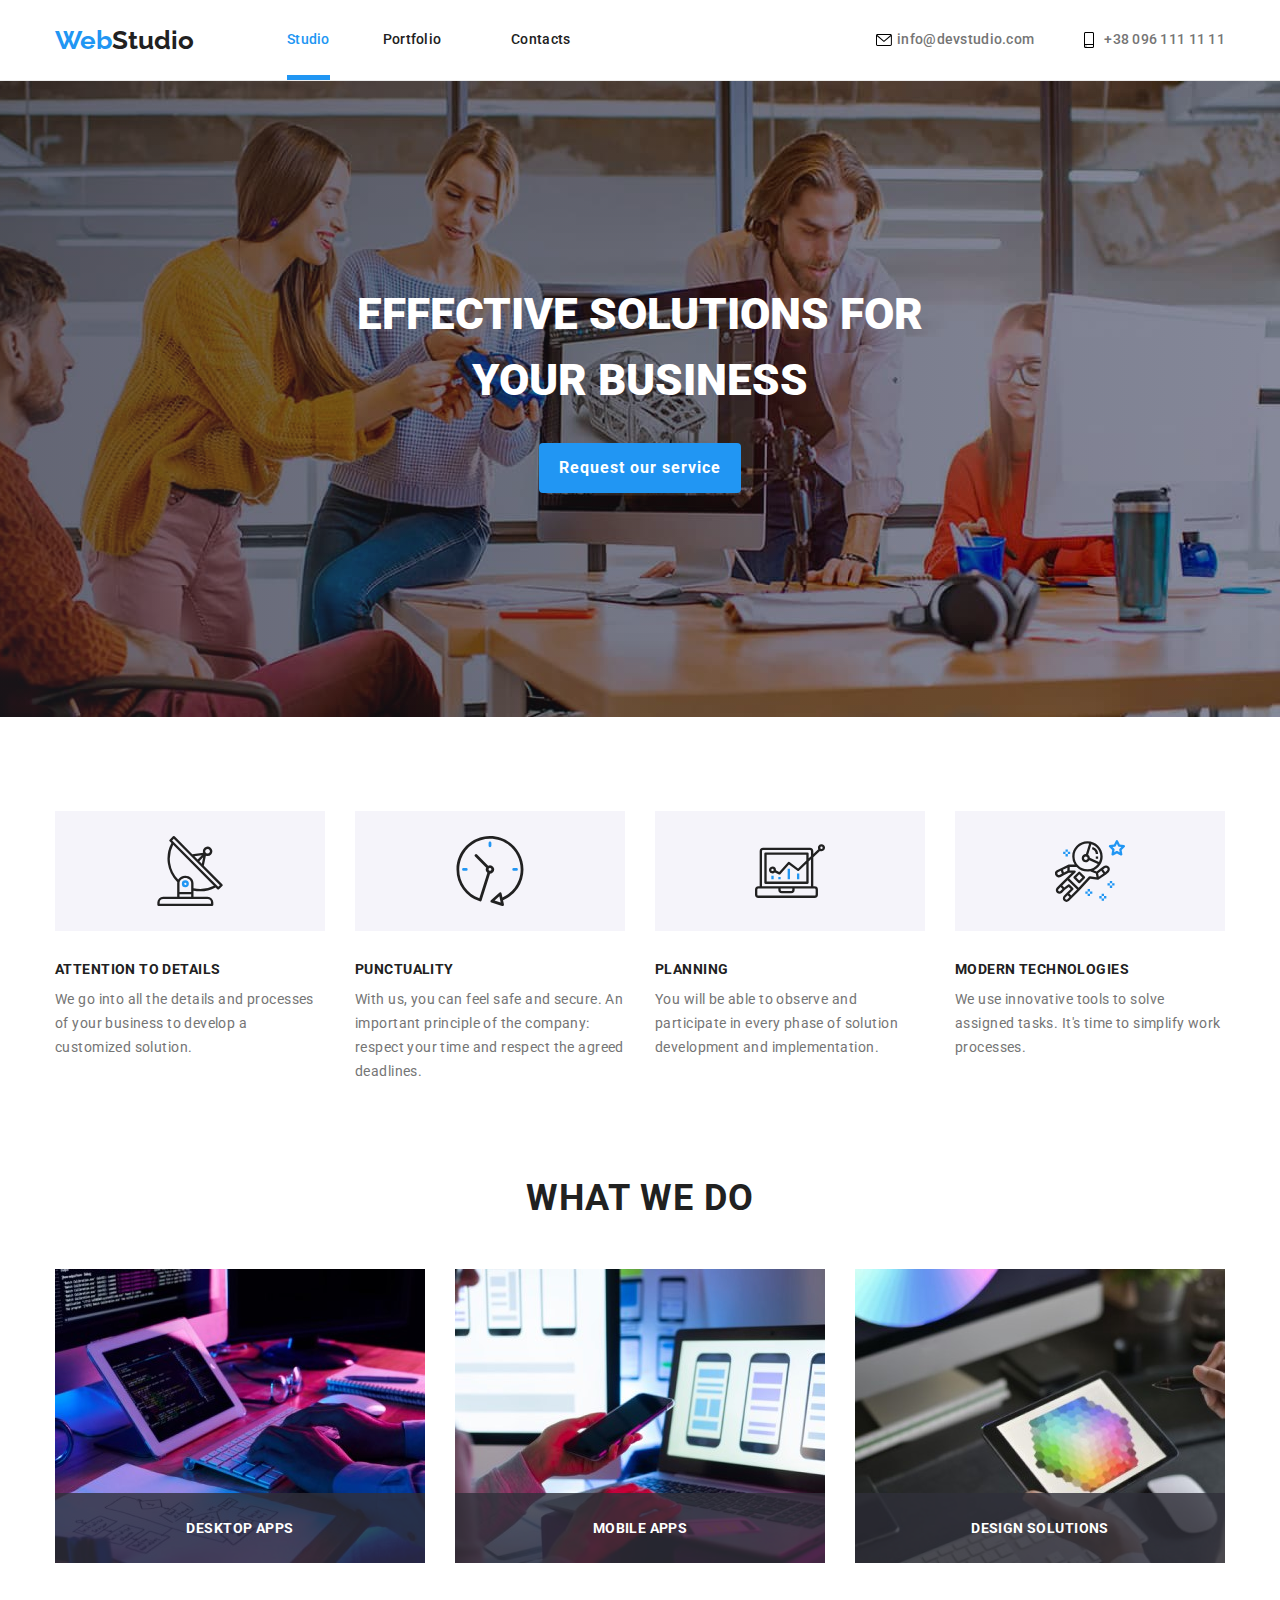
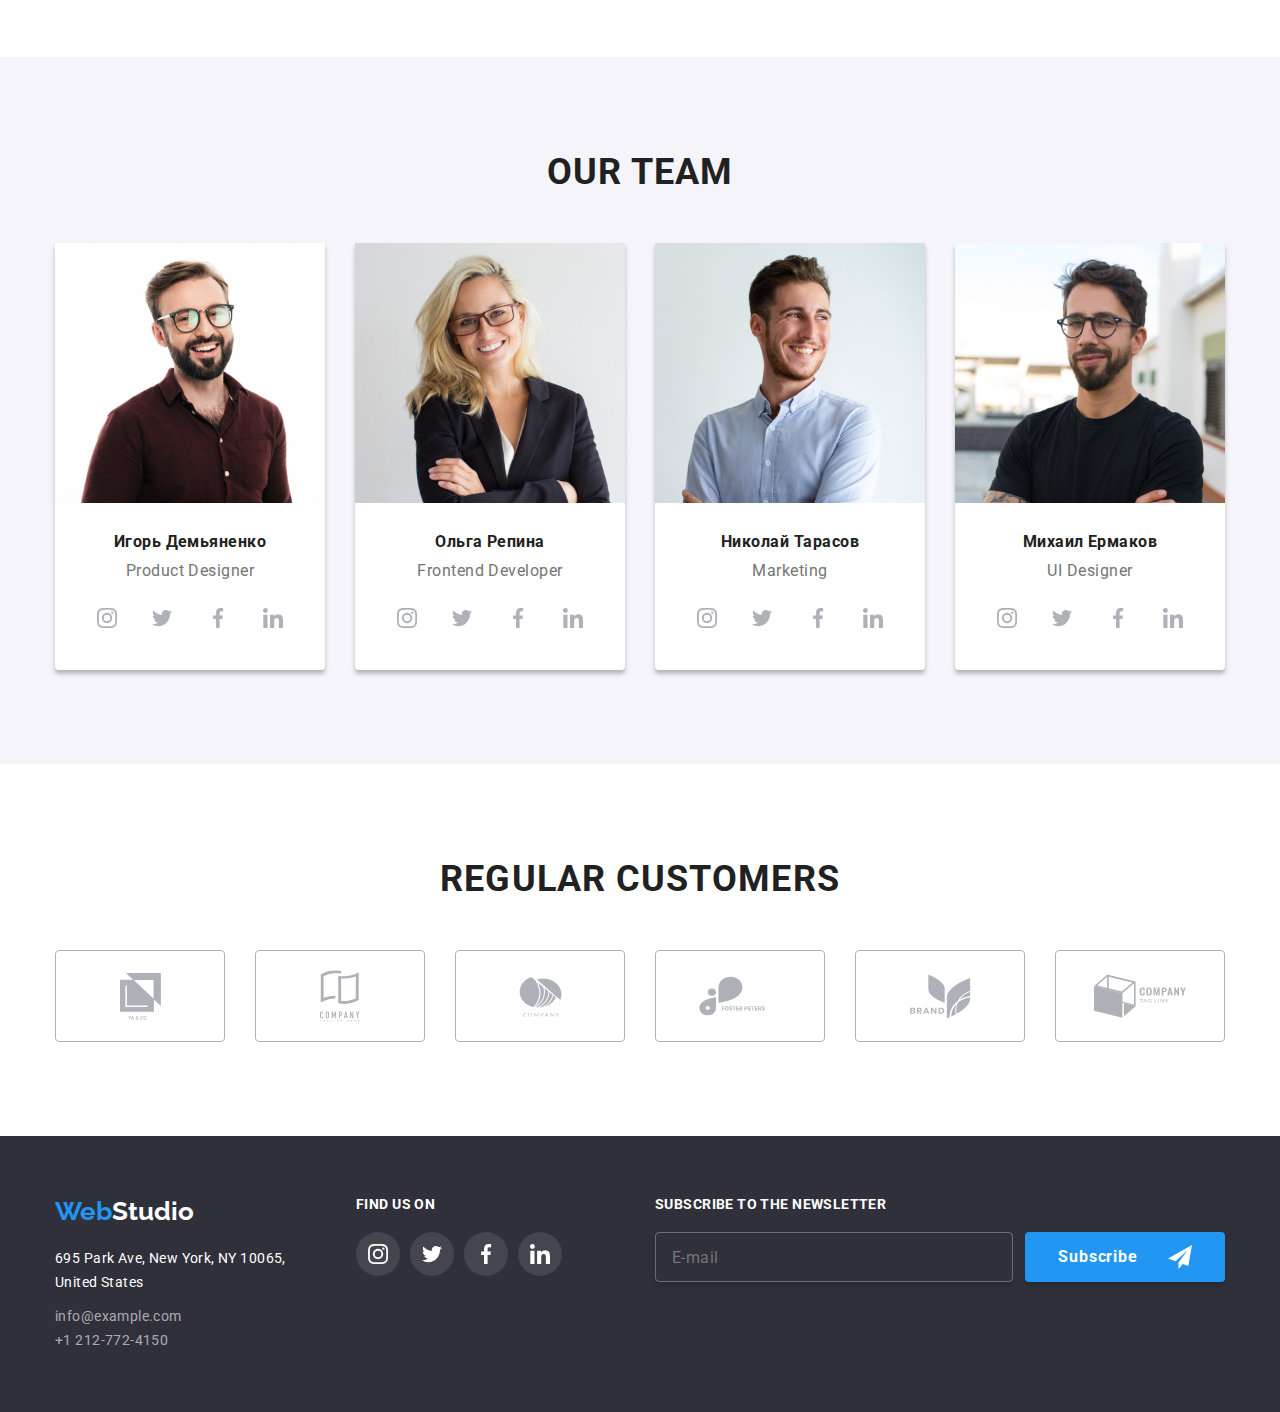
<file: index.html>
<!DOCTYPE html>
<html lang="en">
  <head>
    <meta charset="utf-8" />
    <meta http-equiv="x-ua-compatible" content="ie=edge" />
    <meta name="viewport" content="width=device-width, initial-scale=1.0" />
    <!--Fonts-->
    <link rel="preconnect" href="https://fonts.googleapis.com">
    <link rel="preconnect" href="https://fonts.gstatic.com" crossorigin>
    <link href="https://fonts.googleapis.com/css2?family=Raleway:wght@700&family=Roboto:wght@400;500;700;900&display=swap" rel="stylesheet">
    <!-- Normalizer first -->
    <link
    rel="stylesheet"
    href="https://cdnjs.cloudflare.com/ajax/libs/modern-normalize/1.0.0/modern-normalize.min.css"
    />
    <!--Styles-->
    <link rel="stylesheet" href="./css/styles.css">
    <title>homework#3</title>
  </head>
  <body class="page">
    <!--Верхня лінія-->
    
    <header class="header">
      <div class="container main-nav">
        <a class="webstudio nav-link link" href="WebStudio">Web<span class="accent">Studio</span></a> 
      <!--Навігація-->
      
        <nav class="nav">
        <ul class="site-nav list">
          <li class="studio"><a href="./index.html" class="nav-link link current">Studio</a></li>
          <li class="portfolio"><a href="./portfolio.html" class="nav-link link">Portfolio</a></li>
          <li class="cont"><a href="" class="nav-link link">Contacts</a></li>
        </ul>
      </nav>
     
      <!--Адреса-->
      <ul class="contacts list">
        <li class="item-mail">
          <a href="mailto:info@devstudio.com" class="contact-link link">        
          <svg class="button-icon-envelope" width="16" height="12">
            <use href="./images/symbol-defs.svg#icon-envelope"></use>
          </svg>
          info@devstudio.com
        </a>
          </li>
        <li class="item-tele">
          <a href="tel:+380961111111" class="contact-link link">
          <svg class="button-icon-smartphone" width="10" height="16">
            <use href="./images/symbol-defs.svg#icon-smartphone"></use>
          </svg>
          +38 096 111 11 11
        </a>
        </li>
      </ul>      
      </div>
    </header>    
    <main>
      <!--Шапка-->
      <section class="hat">
       <div class="container">
         <h1 class="hat-title">effective solutions for your business</h1>
        <button data-modal-open type="button" class="request">Request our service</button>
        <div class="backdrop is-hidden" data-modal>
         
          <div class="modal">

            <form name="registr-form" class="form" autocomplete="on">
              <strong class="form-head">Leave your information and we'll call you back</strong>
              
                <div class="form-group" role="group">
                  <label class="form-item">
                  <span class="form-label">Name</span>
                  <input type="text" class="form-input" name="name" 
                placeholder=" " />
                <svg class="form-icon" width="18" height="18">
                  <use href="./images/symbol-defs.svg#icon-person-black-18dp-1"></use>
                </svg>                            
                </label>             

              <label class="form-item">
                <span class="form-label">Telephone</span>
                <input type="tel" class="form-input"
                name="tel" placeholder=" " />
                <svg class="form-icon" width="18" height="18">
                  <use href="./images/symbol-defs.svg#icon-phone-black-18dp-1"></use>
                </svg>              
              </label>               
              

              <label class="form-item">
                <span class="form-label">E-mail</span> 
               <input type="email" class="form-input"
                name="email" placeholder=" "  />
                <svg class="form-icon" width="18" height="18">
                  <use href="./images/symbol-defs.svg#icon-email-black-18dp-1"></use>
                </svg>                             
              </label>    

              <label class="form-item">
                <span class="form-label">Comments</span> 
                <textarea name="comment" rows="5" class="form-message"
              placeholder = "Enter the text"></textarea>                                       
              </label>
                </div>
                
              <label class="form-agreement">
                <input class="form-checkbox visually-hidden"   type="checkbox" id="usercheckbox"/>
                <svg class="form-icons" width="20" height="20">
                 <use class="icon-checked" href="./images/symbol-defs.svg#icon-icon-checked"></use>
                 <use class="icon-unchecked" href="./images/symbol-defs.svg#icon-Unchecked"></use>
                 </svg>                 
                <span class="form-desc">                
                I agree with the newsletter and accept the <a class="form-link" href="" target="_blank">Terms and Conditions</a> 
              </span></label>                          

              <button type="submit" class="form-btn">Send</button>

            </form>
                        
            <button class="modal-btn" type="button" data-modal-close >
              <svg width="12" height="12" >
                <use href="./images/symbol-defs.svg#icon-Vector"></use>
               </svg> 
            </button>
          </div>
        </div>
       </div>
      </section>
      <!--Особливості-->
      <section class="section">
        <div class="container">
          <h2 class="team-title visually-hidden">Features</h2>
        <ul class="features list">
          <li class="features-item">
            <div class="features-icon">
              <svg class="button-icon" width="70" height="70">
            <use href="./images/symbol-defs.svg#icon-antenna-1" ></use>
          </svg>
            </div>            
            <h3 class="title-features">attention to details</h3>
            <p>
              We go into all the details and processes of your business to develop a customized
              solution.
            </p>
          </li>
          <li class="features-item">
            <div class="features-icon">
              <svg class="button-icon" width="70" height="70">
            <use href="./images/symbol-defs.svg#icon-clock-1" ></use>
          </svg>
            </div>            
            <h3 class="title-features">punctuality</h3>
            <p>
              With us, you can feel safe and secure. An important principle of the company: respect
              your time and respect the agreed deadlines.
            </p>
          </li>
          <li class="features-item">
            <div class="features-icon">
              <svg class="button-icon" width="70" height="70">
            <use href="./images/symbol-defs.svg#icon-diagram-1" ></use>
            </svg>
            </div>           
            <h3 class="title-features">planning</h3>
            <p>
              You will be able to observe and participate in every phase of solution development and
              implementation.
            </p>
          </li>
          <li class="features-item">
            <div class="features-icon">
              <svg class="button-icon" width="70" height="70">
            <use href="./images/symbol-defs.svg#icon-astronaut-1" ></use>
            </svg>
            </div>            
            <h3 class="title-features">modern technologies</h3>
            <p>
              We use innovative tools to solve assigned tasks. It's time to simplify work processes.
            </p>
          </li>
        </ul>
        </div>
      </section>

      <!--Чим ми займаємось-->
      <section class="do-section">
        <div class="container">
          <h2 class="do-title">What we do</h2>
        <ul class="do list">
          <li class="do-item">
            <div class="do-products">
              <img src="./images/img1.jpg" width="370" alt="soft development"/>
            <div class="product-name">
            <p class="product-title">
              desktop apps
            </p>
            </div>
            </div>
          </li>
          <li class="do-item">
            <div class="do-products">
              <img src="./images/img2.jpg" width="370" alt="mobile soft testing"/>
            
            <div class="product-name">
            <p class="product-title">
              mobile apps
            </p>
          </div>
          </div>
          </li>
          <li class="do-item">
            <div class="do-products">
              <img src="./images/img3.jpg" width="370" alt="working with color palette"/>
            
          <div class="product-name">
            <p class="product-title">
              design solutions
            </p>
          </div>
          </div>
        </li>
        </ul>
        </div>
      </section>

      <!--Команда-->
      <section class="team-section">
        <div class="container">
          <h2 class="team-title">our team</h2>
        <ul class="team">
          <li class="item-team list">
            <img src="./images/img4.jpg" alt="Игорь Демьяненко Product Designer"/>
            <div class="card-foot">
              <h3 class="title">Игорь Демьяненко</h3>
            <p class="prof">Product Designer</p> 
            <ul class="socialmedia list">              
              <li>                
                  <a href="#" target="_blank" class=" icon link"> 
                  <svg class="icon-bt" width="20" height="20">
                <use href="./images/symbol-defs.svg#icon-instagram-2" ></use>
                </svg></a>
                             
                               
              </li>
              <li>
              <a href="#" target="_blank" class="icon link" >
                <svg class="icon-bt" width="20" height="20">
                <use href="./images/symbol-defs.svg#icon-twitter-1" ></use>
                </svg>
              </a>
                             
                               
              </li>
              <li>                
                  <a href="#" target="_blank" class=" icon link" >
                <svg class="icon-bt" width="20" height="20">
                <use href="./images/symbol-defs.svg#icon-facebook-1" ></use>
                </svg> 
              </a> 
                              
                              
              </li>
              <li>                
                  <a href="#" target="_blank" class=" icon link">
                <svg class="icon-bt" width="20" height="20">
                <use href="./images/symbol-defs.svg#icon-linkedin-1" ></use>
                </svg>
              </a>                            
                                
              </li>
            </ul>                 
            
            </div>
          </li>
          <li class="item-team list">
            <img src="./images/img5.jpg" alt="Ольга Репина Frontend Developer"/>
            <div class="card-foot">
              <h3 class="title">Ольга Репина</h3>
            <p class="prof">Frontend Developer</p> 
            <ul class="socialmedia list">              
              <li>                
                  <a href="#" target="_blank" class=" icon link"> 
                  <svg class="icon-bt" width="20" height="20">
                <use href="./images/symbol-defs.svg#icon-instagram-2" ></use>
                </svg></a>
                             
                               
              </li>
              <li>
              <a href="#" target="_blank" class="icon link" >
                <svg class="icon-bt" width="20" height="20">
                <use href="./images/symbol-defs.svg#icon-twitter-1" ></use>
                </svg>
              </a>
                             
                               
              </li>
              <li>                
                  <a href="#" target="_blank" class=" icon link" >
                <svg class="icon-bt" width="20" height="20">
                <use href="./images/symbol-defs.svg#icon-facebook-1" ></use>
                </svg> 
              </a> 
                              
                              
              </li>
              <li>                
                  <a href="#" target="_blank" class=" icon link">
                <svg class="icon-bt" width="20" height="20">
                <use href="./images/symbol-defs.svg#icon-linkedin-1" ></use>
                </svg>
              </a>                            
                                
              </li>
            </ul>                 
            </div>
          </li>
          <li class="item-team list">
            <img src="./images/img6.jpg" alt="Николай Тарасов Marketing"/>
            <div class="card-foot">
              <h3 class="title">Николай Тарасов</h3>
            <p class="prof">Marketing</p> 
            <ul class="socialmedia list">              
              <li>                
                  <a href="#" target="_blank" class=" icon link"> 
                  <svg class="icon-bt" width="20" height="20">
                <use href="./images/symbol-defs.svg#icon-instagram-2" ></use>
                </svg></a>
                             
                               
              </li>
              <li>
              <a href="#" target="_blank" class="icon link" >
                <svg class="icon-bt" width="20" height="20">
                <use href="./images/symbol-defs.svg#icon-twitter-1" ></use>
                </svg>
              </a>
                             
                               
              </li>
              <li>                
                  <a href="#" target="_blank" class=" icon link" >
                <svg class="icon-bt" width="20" height="20">
                <use href="./images/symbol-defs.svg#icon-facebook-1" ></use>
                </svg> 
              </a> 
                              
                              
              </li>
              <li>                
                  <a href="#" target="_blank" class=" icon link">
                <svg class="icon-bt" width="20" height="20">
                <use href="./images/symbol-defs.svg#icon-linkedin-1" ></use>
                </svg>
              </a>                           
                                
              </li>
            </ul>                 
            </div>
          </li>
          <li class="item-team list">
            <img src="./images/img7.jpg" alt="Михаил Ермаков UI Designer"/>
            <div class="card-foot">
              <h3 class="title">Михаил Ермаков</h3>
            <p class="prof">UI Designer</p> 
            <ul class="socialmedia list">              
              <li>                
                  <a href="#" target="_blank" class=" icon link"> 
                  <svg class="icon-bt" width="20" height="20">
                <use href="./images/symbol-defs.svg#icon-instagram-2" ></use>
                </svg></a>
                             
                               
              </li>
              <li>
              <a href="#" target="_blank" class="icon link" >
                <svg class="icon-bt" width="20" height="20">
                <use href="./images/symbol-defs.svg#icon-twitter-1" ></use>
                </svg>
              </a>
                             
                               
              </li>
              <li>                
                  <a href="#" target="_blank" class=" icon link" >
                <svg class="icon-bt" width="20" height="20">
                <use href="./images/symbol-defs.svg#icon-facebook-1" ></use>
                </svg> 
              </a> 
                              
                              
              </li>
              <li>                
                  <a href="#" target="_blank" class=" icon link">
                <svg class="icon-bt" width="20" height="20">
                <use href="./images/symbol-defs.svg#icon-linkedin-1" ></use>
                </svg>
              </a>                            
                                
              </li>
            </ul>                 
            </div>
          </li>
        </ul>
        </div>
      </section>

      <section class="section">
        <div class="container">
          <h2 class="team-title">regular customers</h2>
          <ul class="customer list">
            <li class="custom-item">
              <a href="#" target="_blank" class="custom-icon">
              <svg class="but-icon" width="41" height="47">
                <use href="./images/symbol-defs.svg#icon-c-1" ></use>
              </svg>
            </a>
          </li>
            <li class="custom-item">
              <a href="#" target="_blank" class="custom-icon">
              <svg class="but-icon" width="40" height="52">
                <use href="./images/symbol-defs.svg#icon-c-2" ></use>
              </svg>
            </a>
            </li>
            <li class="custom-item">
              <a href="#" target="_blank" class="custom-icon">
              <svg class="but-icon" width="43" height="41">
                <use href="./images/symbol-defs.svg#icon-c-3" ></use>
              </svg>
            </a>
            </li>
            <li class="custom-item">
              <a href="#" target="_blank" class="custom-icon">
              <svg class="but-icon" width="84" height="40">
                <use href="./images/symbol-defs.svg#icon-c-4"></use>
              </svg>
            </a>
            </li>
            <li class="custom-item">
              <a href="#" target="_blank" class="custom-icon">
              <svg class="but-icon" width="63" height="45">
                <use href="./images/symbol-defs.svg#icon-c-5" ></use>
              </svg>
            </a>
            </li>
            <li class="custom-item">
              <a href="#" target="_blank" class="custom-icon">
              <svg class="but-icon" width="94" height="44">
                <use href="./images/symbol-defs.svg#icon-c-6" ></use>
              </svg>
            </a>
            </li>
          </ul>
        </div>
      </section>
    </main>
    <footer class="foot">
      <div class="container footer list">
        <div class="adr">
          <a href="WebStudio" class="webstudio link">Web<span class="accent-foot">Studio</span></a> 
      <!--Address-->
      <address class="address-foot">
        <ul class="address list">
        <li class="cityadr">
         <a href="https://www.bing.com/maps?osid=e6a7af5f-2d7d-4001-9def-bc70f52463ce&cp=40.768255~-73.9696&lvl=16&v=2&sV=2&form=S00027" class="cityaddr link">695 Park Ave, New York, NY 10065, United States</a>
        </li>
        <li class="mail-cont"><a href="mailto:info@example.com" class="contactmail link">info@example.com</a></li>
        <li><a href="tel:+12127724150" class="contacttel link">+1 212-772-4150</a></li>         
        </ul>
      </address>      
        </div>          
        <div class="footmedia">
        <p class="title-features-foot">find us on</p>
        <ul class="socialmedia-foot list">              
              <li>                
                  <a href="#" target="_blank" class="icon-foot link"> 
                  <svg class="icon-bt" width="20" height="20">
                <use href="./images/symbol-defs.svg#icon-instagram-2" ></use>
                </svg></a>
                             
                               
              </li>
              <li>
              <a href="#" target="_blank" class="icon-foot link" >
                <svg class="icon-bt" width="20" height="20">
                <use href="./images/symbol-defs.svg#icon-twitter-1" ></use>
                </svg>
              </a>
                             
                               
              </li>
              <li>                
                  <a href="#" target="_blank" class="icon-foot link" >
                <svg class="icon-bt" width="20" height="20">
                <use href="./images/symbol-defs.svg#icon-facebook-1" ></use>
                </svg> 
              </a> 
                              
                              
              </li>
              <li>                
                  <a href="#" target="_blank" class="icon-foot link">
                <svg class="icon-bt" width="20" height="20">
                <use href="./images/symbol-defs.svg#icon-linkedin-1" ></use>
                </svg>
              </a>                            
                                
              </li>
            </ul>                 
          </div>
          <form class="subscribe">
            <p class="sub-head">Subscribe to the newsletter</p>
            
            <div class="subscription">
              <label class="sub-label">
                <input type="email" class="sub-input" name="email" 
                placeholder="E-mail" /> 
            </label>

                <button class="sub-button">Subscribe
              <svg class="sub-btn" width="24" height="24">
                <use href="./images/symbol-defs.svg#icon-icon-send"></use>
               </svg> 
              </button>       
            </div>   
              
            
          </form>
        </div>
    </footer>
    <script src="./js/modal.js"></script>
  </body>
</html>
</file>
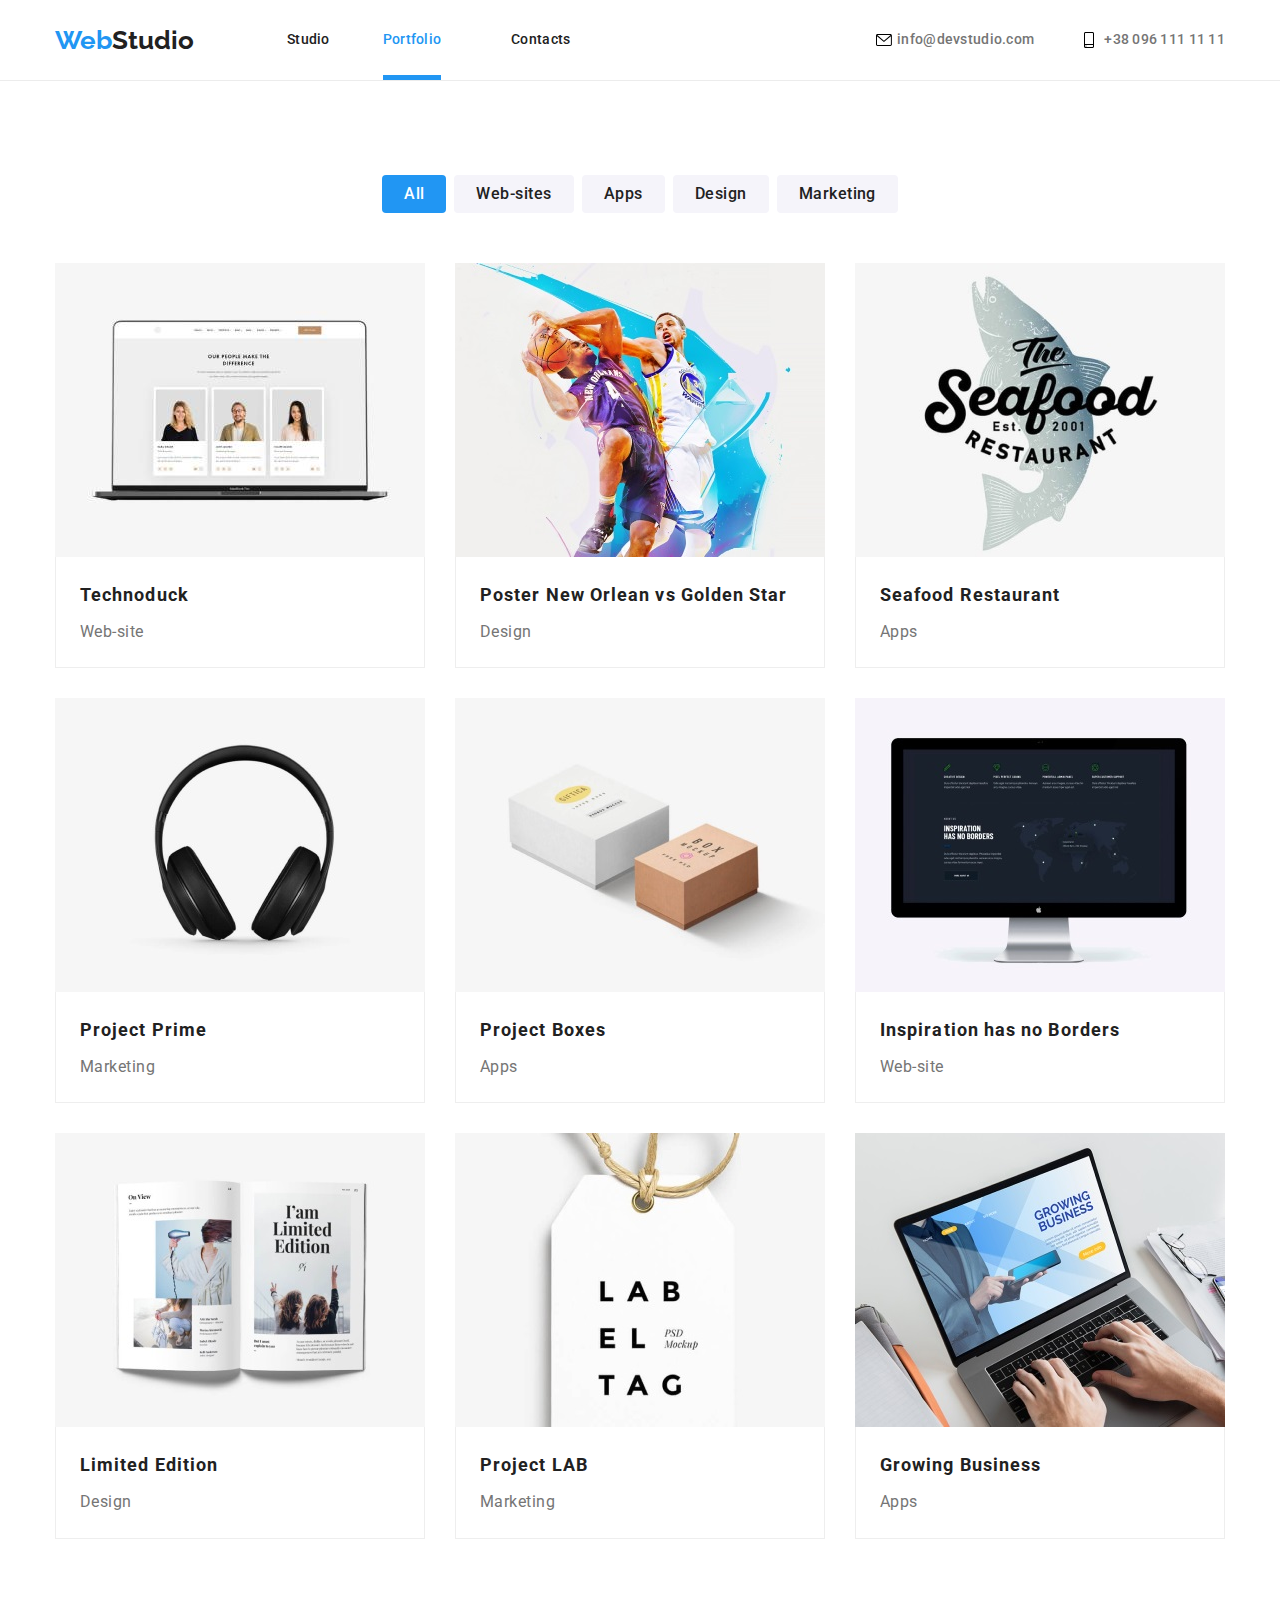
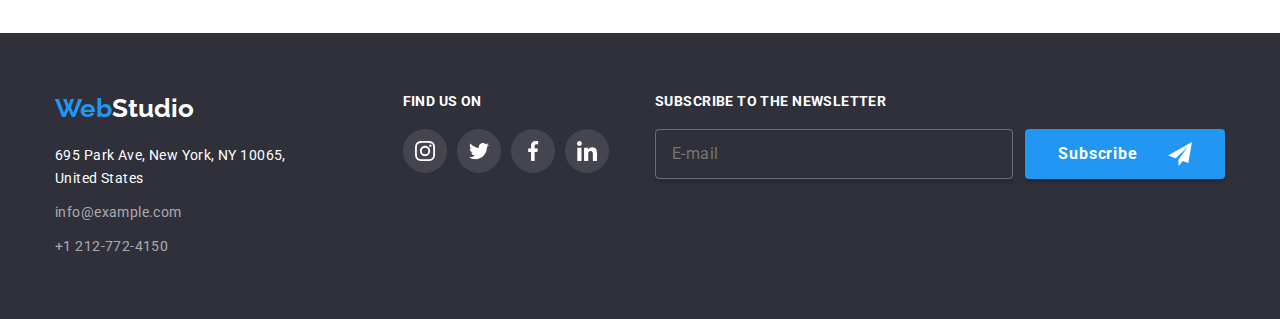
<file: portfolio.html>
<!doctype html>
<html lang="en">
  <head>
    <meta charset="utf-8" />
    <meta http-equiv="x-ua-compatible" content="ie=edge" />
    <meta name="viewport" content="width=device-width, initial-scale=1.0" />
    <title>homework#3</title>
    <!--Fonts-->
    <link rel="preconnect" href="https://fonts.googleapis.com">
    <link rel="preconnect" href="https://fonts.gstatic.com" crossorigin>
    <link href="https://fonts.googleapis.com/css2?family=Raleway:wght@700&family=Roboto:wght@400;500;700;900&display=swap" rel="stylesheet">
    <!-- Normalizer first -->
    <link
    rel="stylesheet"
    href="https://cdnjs.cloudflare.com/ajax/libs/modern-normalize/1.0.0/modern-normalize.min.css"
    />
      <!--Styles-->
    <link rel="stylesheet" href="./css/styles.css">
  </head>
  <body class="page">
    <!--Верхня лінія-->
    <header class="header">
     <div class="container main-nav">
       <a href="WebStudio" class="webstudio nav-link link">Web<span class="accent">Studio</span></a> 
      <!--Навігація-->
      <nav class="nav">
        <ul class="site-nav list">
          <li class="studio"><a class="nav-link link" href="./index.html">Studio</a></li>
          <li class="portfolio"><a class="nav-link link current" href="./portfolio.html" >Portfolio</a></li>
          <li class="cont"><a class="nav-link link" href="">Contacts</a></li>
        </ul>
      </nav>
      <!--Адреса-->
      <ul class="contacts list">
        <li class="item-mail">
          <a href="mailto:info@devstudio.com" class="contact-link link">        
          <svg class="button-icon-envelope" width="16" height="12">
            <use href="./images/symbol-defs.svg#icon-envelope"></use>
          </svg>
           info@devstudio.com
        </a>
          </li>
        <li class="item-tele">
          <a href="tel:+380961111111" class="contact-link link">
          <svg class="button-icon-smartphone" width="10" height="16">
            <use href="./images/symbol-defs.svg#icon-smartphone"></use>
          </svg>
          +38 096 111 11 11
        </a>
        </li>
      </ul>      
      </div>
    </header>
    <main>
     <!--Фільтри-->
     <!--What we do-->
     <section class="section">
       <div class="container">
         <!--Фільтри-->
        <h1 class="team-title visually-hidden">Our Projects</h1>
        <ul class="buttons list">
            <li class="item"><button type="button" class="buttonall">All</button></li>
            <li class="item"><button type="button" class="but">Web-sites</button></li>
            <li class="item"><button type="button" class="but">Apps</button></li>
            <li class="item"><button type="button" class="but">Design</button></li>
            <li class="item"><button type="button" class="but">Marketing</button></li>
        </ul>
              <!--Проекти-->    
        <ul class="projects list">
            <li class="project-item">
              <a href="#" target="_blank" class="project link">
                <div class="product-pic">
                  <img src="./images/img18.jpg" alt="Technoduck">                  
                <div class="product-overlay">
                  <p class="product-text">
                    Technoduck is a state-of-the-art coronavirus distribution platform. Companies use this platform for digital espionage and attacks on competitors' secure servers.
                  </p>
                </div>
              </div>
                        <div class="port-card-foot">
                        <h2 class="project-title">Technoduck</h2>
                        <p>Web-site</p>
                        </div></a>
            </li>
            <li class="project-item">
              <a href="#" target="_blank" class="project link">
                <div class="product-pic">
                  <img src="./images/img17.jpg" alt="Poster New Orlean vs Golden Star">
                 <div class="product-overlay">
                  <p class="product-text">
                    Technoduck is a state-of-the-art coronavirus distribution platform. Companies use this platform for digital espionage and attacks on competitors' secure servers.
                  </p>
                </div> 
                </div>
                       <div class="port-card-foot">
                       <h2 class="project-title">Poster New Orlean vs Golden Star</h2>
                       <p>Design</p>
                       </div></a>
            </li>
            <li class="project-item">
              <a href="#" target="_blank" class="project link">
                <div class="product-pic">
                  <img src="./images/img16.jpg" alt="Seafood Restaurant">
                <div class="product-overlay">
                  <p class="product-text">
                    Technoduck is a state-of-the-art coronavirus distribution platform. Companies use this platform for digital espionage and attacks on competitors' secure servers.
                  </p>
                </div>
                </div>
                        <div class="port-card-foot">
                        <h2 class="project-title">Seafood Restaurant</h2>
                        <p>Apps</p>
                        </div></a>
            </li>
            <li class="project-item">
              <a href="#" target="_blank" class="project link">
                <div class="product-pic">
                  <img src="./images/img15.jpg" alt="Project Prime">
                  <div class="product-overlay">
                  <p class="product-text">
                    Technoduck is a state-of-the-art coronavirus distribution platform. Companies use this platform for digital espionage and attacks on competitors' secure servers.
                  </p>
                </div>
                </div>
                       <div class="port-card-foot">
                        <h2 class="project-title">Project Prime</h2>
                        <p>Marketing</p>
                       </div></a>
            </li>
            <li class="project-item">
              <a href="#" target="_blank" class="project link">
                <div class="product-pic">
                  <img src="./images/img14.jpg" alt="Project Boxes">
                  <div class="product-overlay">
                  <p class="product-text">
                    Technoduck is a state-of-the-art coronavirus distribution platform. Companies use this platform for digital espionage and attacks on competitors' secure servers.
                  </p>
                </div>
                </div>
                       <div class="port-card-foot">
                       <h2 class="project-title">Project Boxes</h2>
                       <p>Apps</p>
                       </div></a>
            </li>
            <li class="project-item">
              <a href="#" target="_blank" class="project link">
                <div class="product-pic">
                  <img src="./images/img13.jpg" alt="Inspiration has no Borders">
                  <div class="product-overlay">
                  <p class="product-text">
                    Technoduck is a state-of-the-art coronavirus distribution platform. Companies use this platform for digital espionage and attacks on competitors' secure servers.
                  </p>
                </div>
                </div>
                <div class="port-card-foot">      
                <h2 class="project-title">Inspiration has no Borders</h2>
                        <p>Web-site</p>
                      </div></a>
            </li>
            <li class="project-item">
              <a href="#" target="_blank" class="project link">
                <div class="product-pic">
                  <img src="./images/img12.jpg" alt="Limited Edition">
                  <div class="product-overlay">
                  <p class="product-text">
                    Technoduck is a state-of-the-art coronavirus distribution platform. Companies use this platform for digital espionage and attacks on competitors' secure servers.
                  </p>
                </div>
                </div>
                        <div class="port-card-foot">
                        <h2 class="project-title">Limited Edition</h2>
                        <p>Design</p>
                        </div></a>
            </li>
            <li class="project-item">
              <a href="#" target="_blank" class="project link">
                <div class="product-pic">
                  <img src="./images/img8.jpg" alt="Project LAB">
                  <div class="product-overlay">
                  <p class="product-text">
                    Technoduck is a state-of-the-art coronavirus distribution platform. Companies use this platform for digital espionage and attacks on competitors' secure servers.
                  </p>
                </div>
                </div>
                        <div class="port-card-foot">
                        <h2 class="project-title">Project LAB</h2>
                        <p>Marketing</p>
                        </div></a>
            </li>
            <li class="project-item">
              <a href="#" target="_blank" class="project link">
                <div class="product-pic">
                  <img src="./images/img9.jpg" alt="Growing Business">
                  <div class="product-overlay">
                  <p class="product-text">
                    Technoduck is a state-of-the-art coronavirus distribution platform. Companies use this platform for digital espionage and attacks on competitors' secure servers.
                  </p>
                </div>
                </div>
                        <div class="port-card-foot">
                        <h2 class="project-title">Growing Business</h2>
                        <p>Apps</p>
                        </div></a>
            </li>
        </ul>
       </div>
     </section>
    </main>
    <footer class="foot">
      <div class="container footer list">
        <div class="adr">
          <a href="WebStudio" class="webstudio link">Web<span class="accent-foot">Studio</span></a> 
      <!--Address-->
      <address class="address-foot">
        <ul class="address list">
        <li class="cityadr">
         <a href="https://www.bing.com/maps?osid=e6a7af5f-2d7d-4001-9def-bc70f52463ce&cp=40.768255~-73.9696&lvl=16&v=2&sV=2&form=S00027" class="cityaddr link">695 Park Ave, New York, NY 10065, United States</a>
        </li>
        <li class="contact-mail"><a href="mailto:info@example.com" class="contactmail link">info@example.com</a></li>
        <li><a href="tel:+12127724150" class="contacttel link">+1 212-772-4150</a></li>         
        </ul>
      </address>      
        </div>          
        <div class="footmedia">
        <p class="title-features-foot">find us on</p>
        <ul class="socialmedia-foot list">              
              <li>                
                  <a href="#" target="_blank" class="icon-foot link"> 
                  <svg class="icon-bt" width="20" height="20">
                <use href="./images/symbol-defs.svg#icon-instagram-2" ></use>
                </svg></a>
                             
                               
              </li>
              <li>
              <a href="#" target="_blank" class="icon-foot link" >
                <svg class="icon-bt" width="20" height="20">
                <use href="./images/symbol-defs.svg#icon-twitter-1" ></use>
                </svg>
              </a>
                             
                               
              </li>
              <li>                
                  <a href="#" target="_blank" class="icon-foot link" >
                <svg class="icon-bt" width="20" height="20">
                <use href="./images/symbol-defs.svg#icon-facebook-1" ></use>
                </svg> 
              </a> 
                              
                              
              </li>
              <li>                
                  <a href="#" target="_blank" class="icon-foot link">
                <svg class="icon-bt" width="20" height="20">
                <use href="./images/symbol-defs.svg#icon-linkedin-1" ></use>
                </svg>
              </a>                            
                                
              </li>
            </ul>                 
          </div> 
          <form action="subscribe">
            <p class="sub-head">Subscribe to the newsletter</p>
             <div class="subscription">
              <label class="sub-label">
                <input type="email" class="sub-input" name="email" 
                placeholder="E-mail" /> 
            </label>

                <button class="sub-button">Subscribe
              <svg class="sub-btn" width="24" height="24">
                <use href="./images/symbol-defs.svg#icon-icon-send"></use>
               </svg> 
              </button>       
            </div>   
          </form>         
        </div>
    </footer>
    <script src="./js/modal.js"></script>
  </body>
</html>
</file>
<file: css/styles.css>
:root{
    /* fonts */
    --main-font:
    'Roboto',sans-serif;
    --logo-font:
    'Raleway';
    
    /* colors */
    --h-color:#212121;
    --color-text:#757575;
    --btnlet-color:#FFFFFF;
    --filter-color:#F5F4FA;
    --border-header:#ECECEC;
    --border-card-projects: #EEEEEE;
    --icon-color:#AFB1B8;
    /* bcg colors */
    --btnbg-color:#2196F3;
    --footbcg-color:#2F303A;
    /* Others */
    --btn-radius: 4px;
    --card-set-gap: 30px;
    --cards-box-shadow: 0px 4px 4px rgba(0, 0, 0, 0.25);
    --timing-function: 250ms cubic-bezier(0.4, 0, 0.2, 1)
}
.page{
    background-color: var(--btnlet-color);
    color: var(--color-text);
    font-family: var(--main-font);
    font-weight: 400;
    margin: 0;
    }

/* reset */
.link {
    display: inline-block;
    text-decoration: none;
    color: currentColor;
}
.list{
    list-style: none;
    margin: 0;
    padding: 0;
}
h1,h2,h3,p,ul{
    margin: 0;
    padding: 0;
}
.visually-hidden {
    position: absolute;
    width: 1px;
    height: 1px;
    margin: -1px;
    border: 0;
    padding: 0;
    white-space: nowrap;
    clip-path: inset(100%);
    clip: rect(0 0 0 0);
    overflow: hidden;
}
img{
    display: block;
    max-width: 100%;
    height: auto;  
}
.container{
    width: 1200px;
    margin-left: auto;
    margin-right: auto;
    padding: 0px 15px;
}
textarea{
    resize: none;
}
/* Секції */
.team-section, .section{
    padding-top: 94px;
    padding-bottom: 94px;
}
.do-section{
    padding-bottom: 94px;
}
/* Хедер */
.webstudio{
    color: var(--btnbg-color);
    font-family: var(--logo-font);
    font-weight: 700;
    font-size: 26px;
    line-height: 1.19;
}
.nav-link.webstudio{
    padding-top: 24px;
    padding-bottom: 24px;
    
}
.accent{
    color: var(--h-color)
}
.accent-foot{
    color: var(--btnlet-color);
}
.main-nav{
    display: flex;
    align-items: center;
}
.nav{
    margin-left: 93px;
}
.site-nav{
    font-weight: 500;
    font-size: 14px;
    line-height: 1.14;
    letter-spacing: 0.02em;
    color: var(--h-color);
    display: flex;
    align-items: center;    
}
.cont{
    margin-left: 70px;
}
.portfolio{
    margin-left: 53px;
}
.contacts{
    display: flex;
    gap: 50px;
    align-items: center;
    /* margin-left: 340px; */
    margin-left: auto;
    
}
.site-nav .link.current{
    color: var(--btnbg-color);
}
.contact-link {   
    font-weight: 500;
    font-size: 14px;
    line-height: 1.14;
    letter-spacing: 0.02em;
    display: flex;
    align-items: center;
    padding-top: 32px;
    padding-bottom: 32px;
    transition: fill var(--timing-function), color var(--timing-function);
}
.contact-link:hover,
.contact-link:focus {
    fill: currentColor;
    color: var(--btnbg-color);    
}
.button-icon-envelope{
    margin-right: 5px;
}
.button-icon-smartphone{
    margin-right: 10px;
}
.header{
    border-bottom: 1px solid var(--border-header);
}
.nav-link{
    position: relative;
    display: block;
    padding-top: 32px;
    padding-bottom: 32px;
    transition: color var(--timing-function);
}
.nav-link.current::after {
    content: '';
    position: absolute;
    left:0;
    bottom:0;
    width: 100%;
    height: 5px;
    background-color: var(--btnbg-color);    
    opacity:1;    
}

/* Секція героя - шапка */
.hat {
    max-width: 1600px;
    height: 636px;
    margin-left: auto;
    margin-right: auto;
    background-image: linear-gradient(
        to right, 
        rgba(47, 48, 58, 0.4), 
        rgba(47, 48, 58, 0)),
        url(../images/Img.jpg);
    background-position: center;
    background-repeat: no-repeat;
    background-size: cover;
    text-align: center;
    padding-top: 200px;
    padding-bottom: 200px;
}
.hat-title {
    width: 690px;
    font-weight: 900;
    font-size: 44px;
    line-height: calc(60/40);
    color: var(--btnlet-color);
    margin-left: auto;
    margin-right: auto;
    margin-bottom: var(--card-set-gap);
}
.request{
    font-family: inherit;
    font-weight: 700;
    font-size: 16px;
    line-height: calc(30/16);  
    letter-spacing: 0.06em;
    background-color: var(--btnbg-color);
    color: var(--btnlet-color);
    cursor: pointer;
    min-width: 160px;
    padding: 10px 20px;
    min-height: 30px;
    /* width: 160px; */
    border-radius: var(--btn-radius);
    border: none;
    transition: background-color var(--timing-function), box-shadow 250ms var(--timing-function);
}
.request:hover,
.request:focus{
    background-color: #188ce8;    
}
.backdrop{
    position: fixed;
    top: 0;
    left: 0;
    width: 100%;
    height: 100%;  
    background-color: rgba(0, 0, 0, 0.2);
    opacity: 1;
    transition: visibility var(--timing-function), 
    opacity var(--timing-function);
}
.backdrop.is-hidden{
    visibility: hidden;
    opacity: 0;
    pointer-events: none;
    
}
.backdrop.is-hidden.modal{
    transform: translate(-50%, -50%);
}
.modal{
    position: absolute;
    top: 50%;
    left: 50%;
    transform: translate(-50%,-50%);
    transition: transform var(--timing-function);   
    width: 528px;
    padding: 40px;
    box-shadow: 0px 1px 3px rgba(0, 0, 0, 0.12), 
                0px 1px 1px rgba(0, 0, 0, 0.14), 
                0px 2px 1px rgba(0, 0, 0, 0.2);
    border-radius: 4px;      
    background-color: var(--btnlet-color);
}
.form{
    width: 448px;
    min-height: 581px;   
    padding: 0;    
    background-color: var(--btnlet-color);
    /* box-shadow: 0px 1px 3px rgba(0, 0, 0, 0.12), 
                0px 1px 1px rgba(0, 0, 0, 0.14), 
                0px 2px 1px rgba(0, 0, 0, 0.2);
    border-radius: 4px;     */
}
.form-head{
    display: block;
    font-weight: 700;
    font-size: 20px;
    line-height: calc(23/20);
    text-align: center;
    letter-spacing: 0.03em;
    color: var(--h-color);
    margin-bottom: 25px;    
    margin-left: 0;
    margin-right: 0;
}
.form-item{
    display: block;
    position: relative;
    border-radius: 4px;
    width: 100%;
         
    flex-direction: column;    
    text-align: start;
    margin-bottom: 20px;
}
.form-label{    
    display: block;
    margin-bottom: 4px;
    font-size: 12px;
    line-height: calc(14/12);
    letter-spacing: 0.01em;   
}
.form-input{
    /* outline: 2px solid brown; */
    margin: 0;
    /* padding: 10px 18px; */
    padding-left: 30px;
    padding-right: 30px;
    width: 100%;
    height: 45px;
    font-size: 12px;
    line-height: calc(14/12);
    letter-spacing: 0.01em;
    border: 1px solid rgba(33, 33, 33, 0.2);
    border-radius: 4px;
    transition: outline var(--timing-function);
}
.form-message{
    display: block;
    width: 100%;
    height: 138px;
    padding: 18px;
    font-size: 12px;
    border: 1px solid rgba(33, 33, 33, 0.2);
    border-radius: 4px;
    
}
.form-icon{
    position: absolute;
    top: 50%;
    left: 10px;    
    display: inline-block;
    
    transition: fill var(--timing-function);
}
.form-item:focus-within .form-icon{
    fill: var(--btnbg-color);
}
.form-item:focus-within .form-input {
    outline: none;
    border: 1px solid var(--btnbg-color);
}
.form-item:focus-within .form-message {
    outline: none;
    border: 1px solid var(--btnbg-color);
}
.form-agreement{ 
    /* position: absolute;
    bottom: 100px;     */
    display: flex;  
    align-items:flex-start;
    justify-content: center;    
    /* width: 423px; */
    /* margin-bottom: 20px; */
    
}
.icon-checked{
    opacity: 0;
    transition: opacity var(--timing-function) ;
    fill: var(--btnbg-color);
}
.icon-unchecked{
    opacity: 1;
    transition: opacity var(--timing-function);
}
.form-checkbox:checked + .form-icons .icon-checked{  
    opacity: 1; 
    /* background-image: url(../images/iconcheck.svg);
    background-size: contain;
    background-origin: border-box;
    border-color: var(--btnbg-color); */
}
.form-checkbox:checked + .form-icons .icon-unchecked {
    opacity: 0;
}
.form-desc{   
    display: block;
    line-height: calc(24/14);   
    user-select: none; 
    padding: 0   
}
.form-checkbox{          
    font: inherit;
    line-height: calc(24/14);
    letter-spacing: 0.03em;
    margin-bottom: 30px;
    margin-top: 20px;   
}
.form-btn{
    /* position: absolute;
    bottom: 30px;
    left: 180px; */
    display: block;
    width: 200px;
    height: 50px;
    font-weight: 700;
    font-size: 16px;
    line-height: calc(30/16);
    background-color: var(--btnbg-color);
    text-align: center;
    color: var(--btnlet-color);
    box-shadow: 0px 4px 4px rgba(0, 0, 0, 0.15);
    border: none;
    border-radius: 4px;
    margin: 0 auto;  
    margin-top: 20px;
    cursor: pointer;  
}
.form-btn:hover,
.form-btn:focus{
    background-color: #188ce8;
}
.modal-btn{
    display: flex;
    align-items: center;
    justify-content: center;
    position: absolute;
    top: 8px;
    right: 8px;        
    width: 30px;
    height: 30px;
    padding: 6px;
    border-radius: 50%;   
    border: 1px solid rgba(0, 0, 0, 0.1);
    background-color: var(--btnlet-color); 
    transition: fill var(--timing-function);
    cursor: pointer;
    /* box-shadow:  0px 4px 4px rgba(0, 0, 0, 0.25); */
}
.modal-btn:hover,
.modal-btn:focus{
   fill: var(--btnbg-color);
}

/* Інші секції */
.title, .title-features {
    font-weight: 700;
    font-size: 14px;
    line-height: calc(16/14) ;
    letter-spacing: 0.03em;
    color: var(--h-color);
    margin-bottom: 10px;
}
.title{
    font-size: 16px;
}
.title-features, .hat-title, .title-features-foot,
.team-title, .sub-head, .do-title, .product-title{
    text-transform: uppercase;
}
.team-title, .do-title {
    font-weight: 700;
    font-size: 36px;
    line-height: calc(42/36);
    text-align: center;
    letter-spacing: 0.03em;
    color: var(--h-color);
    margin-bottom: 50px;
}

.features{
    font-size: 14px;
    line-height: calc(24/14);
    letter-spacing: 0.03em;
    display: flex;
    flex-wrap: wrap;
    gap: 30px;
}
.features .features-item{
    width: 270px;
}
.features-icon{
    display: flex;
    align-items: center;
    justify-content: center;
    width: 270px;
    height: 120px;    
    background-color: var(--filter-color);
    margin-bottom: var(--card-set-gap);
}
.do{
    display: flex;
    gap: 30px;    
}
.do-products{
    position: relative;    
}
.product-title{
    font-weight: 700;
    font-size: 14px;
    line-height: calc(16.41/14);
    letter-spacing: 0.03em;        
}
.product-name{
    display: flex;
    justify-content: center;
    align-items: center;
    position: absolute;
    bottom: 0;
    width: 370px;
    height: 70px;
    background-color: rgba(47, 48, 58, 0.8);
    color: var(--btnlet-color);
}
.team-section{
    background-color: var(--filter-color);
}
.team{
    display: flex;
    flex-wrap: wrap;
    gap: 30px;
    padding: 0;
}
.item-team{
    background-color: var(--btnlet-color);
    font-size: 16px;
    line-height: calc(19/16);
    text-align: center;
    letter-spacing: 0.03em;
    width: 270px;
    border-radius: 0px 0px 4px 4px;
    box-shadow: 0px 4px 4px rgba(0, 0, 0, 0.25);
    transition:  box-shadow var(--timing-function), cursor 250ms var(--timing-function);
}
.item-team:hover,
.item-team:focus{
    box-shadow: var(--cards-box-shadow);
    cursor: pointer;    
}
.prof{
    margin-bottom: 16px;
}
.customer {
    display: flex;
    justify-content: space-between;
}
.custom-item {
    display: flex;
    align-items: center;
    justify-content: center;
    width: 170px;
    height: 92px;
    
}
.custom-icon{
    display: flex;
    align-items: center;
    justify-content: center;
    width: 100%;
    height: 100%;
    fill: var(--icon-color);
    border: 1px solid var(--icon-color);
    border-radius: 4px;
    transition:  fill var(--timing-function), border-color var(--timing-function);
}
.custom-icon:hover,
.custom-icon:focus:focus{
    border: 1px solid var(--btnbg-color);    
}
.custom-icon:hover,
.custom-icon:focus {    
    fill: var(--btnbg-color);    
}
.socialmedia{
    display: flex; 
    justify-content: space-between;   
    align-items: center;
}
.icon{    
    display: flex;
    align-items: center;
    justify-content: center;
    width: 44px;
    height: 44px;
    border: none;
    background-color: transparent;
    fill: var(--icon-color);
    border-radius: 50%;
    transition: fill var(--timing-function), background-color var(--timing-function);
}
.icon:hover,
.icon:focus{    
    background-color:var(--btnbg-color);
    fill: var(--btnlet-color);    
    cursor: pointer;
    
}
.card-foot{
    padding: 30px;
}
/* Портфоліо */

.but, .buttonall{
    font-family: inherit;
    font-weight: 500;
    font-size: 16px;
    line-height: 1.6;
    letter-spacing: 0.03em;
    text-align: center;
    color: var(--h-color);
    background-color: var(--filter-color);
    border: none;
    border-radius: var(--btn-radius);
    padding: 6px 22px;
    transition: color var(--timing-function),
    background-color var(--timing-function), 
    text-shadow var(--timing-function),
    box-shadow var(--timing-function);
}
.buttons{
    display: flex;
    justify-content: center;
    align-items: center;
    margin-bottom: 50px;
}
.buttons .item{
    margin-right: 8px;    
}
.buttons .item:last-child{
    margin-right: 0px;
}
.projects{
    font-size: 16px;
    line-height: 1.9;
    letter-spacing: 0.03em;
    display: flex;
    flex-wrap: wrap;
    margin-left: -30px;
    margin-top: -30px;
    transition: box-shadow var(--timing-function);
}
.project-title{
    font-weight: 700;
    font-size: 18px;
    line-height: 2;
    letter-spacing: 0.06em;
    color: var(--h-color);
    margin-bottom: 4px;
}
.project-item{
    width: 370px;
    flex-basis: calc(100%/3 - 30px);
    margin-left: 30px;
    margin-top: 30px;   
}
.product-pic{
    display: block;  
    position: relative;
    overflow: hidden;
}
.product-overlay{
    position: absolute;  
    top: 0;
    left: 0;
    width: 100%;
    height: 100%;   
    color: var(--btnlet-color);
    background-color: var(--btnbg-color);  
    padding-top: 63px;
    padding-bottom: 91px;
    padding-left: 24px;
    padding-right: 24px;
    transform: translateY(101%); 
    transition: transform var(--timing-function);  
}
.project:hover .product-overlay,
.project:focus .product-overlay{
    transform: translateY(0);    
}
.project:hover,
.project:focus{
    box-shadow: var(--cards-box-shadow);
    cursor: pointer;    
}

.port-card-foot{
    padding-top: 20px;
    padding-bottom: 20px;
    padding-left: 24px;
    padding-right: 24px;
    border-left: 1px solid var(--border-card-projects);
    border-right: 1px solid var(--border-card-projects);
    border-bottom: 1px solid var(--border-card-projects);
}
.buttonall{
    background-color: var(--btnbg-color);
    color: var(--btnlet-color);
    cursor: pointer;
}
.buttonall:hover,
.buttonall:focus{
    text-shadow: 0px 4px 4px rgba(0, 0, 0, 0.25);
    box-shadow: 0px 3px 1px rgba(0, 0, 0, 0.1), 
                0px 1px 2px rgba(0, 0, 0, 0.08), 
                0px 2px 2px rgba(0, 0, 0, 0.12);
    
}
.but:hover,
.but:focus {
    background-color: var(--btnbg-color);
    color: var(--btnlet-color);
    cursor: pointer;
    text-shadow: 0px 4px 4px rgba(0, 0, 0, 0.25);
    box-shadow: 0px 3px 1px rgba(0, 0, 0, 0.1), 
                0px 1px 2px rgba(0, 0, 0, 0.08), 
                0px 2px 2px rgba(0, 0, 0, 0.12);
}
/* Футер */
.foot{
    background-color: var(--footbcg-color);
    padding-top: 60px;
    padding-bottom: 60px;
}
.footer{
    display: flex;
    justify-content: space-between;
}
.address{    
    max-width: 231px;    
}
.adr{
    margin-right: 70px;
}
.address-foot{
    margin-top: 20px;
}
.cityaddr{
    width: 231px;
    font-style: normal;
    font-size: 14px;
    line-height: 1.7;
    letter-spacing: 0.03em;
    color: var(--btnlet-color);
    transition: color var(--timing-function);
}
.contactmail,
.contacttel {
    font-style: normal;
    font-size: 14px;
    line-height: 1.7;
    letter-spacing: 0.03em;
    color: rgba(255, 255, 255, 0.6);
    transition: color var(--timing-function);
}
.contact-mail, .cityadr{
    margin-bottom: 10px;
}
.cityaddr:hover,
.cityaddr:focus{
    color: var(--btnbg-color);    
}
.contactmail:hover,
.contactmail:focus {
    color: var(--btnbg-color);
    
}
.contacttel:hover,
.contacttel:focus {
    color: var(--btnbg-color);
}
.footmedia, .subscribe{
    color: var(--btnlet-color);   
}
.icon-foot {
    display: inline-flex;
    align-items: center;
    justify-content: center;
    width: 44px;
    height: 44px;
    border: none;
    background-color: rgba(255, 255, 255, 0.1);
    border-radius:50%;
    fill: var(--btnlet-color);
    cursor: pointer;
    transition: background-color var(--timing-function);
}
.icon-foot:hover,
.icon-foot:focus {
    background-color: var(--btnbg-color);     
}
.title-features-foot, .sub-head{
    font-weight: 700;
    font-size: 14px;
    line-height: calc(16/14);
    letter-spacing: 0.03em;
    margin-bottom: 20px;
    color: var(--btnlet-color);
}
.socialmedia-foot{
    display: flex;
    justify-content: space-between;
    align-items: center;
    width: 206px;    
}
.subscribe{ 
    
    margin-left: auto;
}
.subscription{
    display: flex; 
    justify-content: center;
    align-items: center;
}
.sub-label{   
    margin-right: 12px;
}
.sub-input{
    display: block;
    width: 358px;
    height: 50px;   
    padding-left: 16px;
    letter-spacing: 0.03em;
    color: rgba(255, 255, 255, 0.6);
    background-color: transparent;
    border: 1px solid rgba(255, 255, 255, 0.3);
    box-shadow: 0px 4px 4px rgba(0, 0, 0, 0.15);
    border-radius: 4px;
    outline: none;
}

.sub-button{
    display: flex;
    align-items: center;
    justify-content: center; 
    gap: 30px;
    width: 200px;  
    height: 50px;
    font-weight: 700;
    font-size: 16px;
    line-height: calc(30/16);
    text-align: center;
    letter-spacing: 0.06em;
    color: var(--btnlet-color); 
    background-color: var(--btnbg-color);
    box-shadow: 0px 4px 4px rgba(0, 0, 0, 0.15);
    border-radius: 4px;   
    border: none; 
}
</file>
